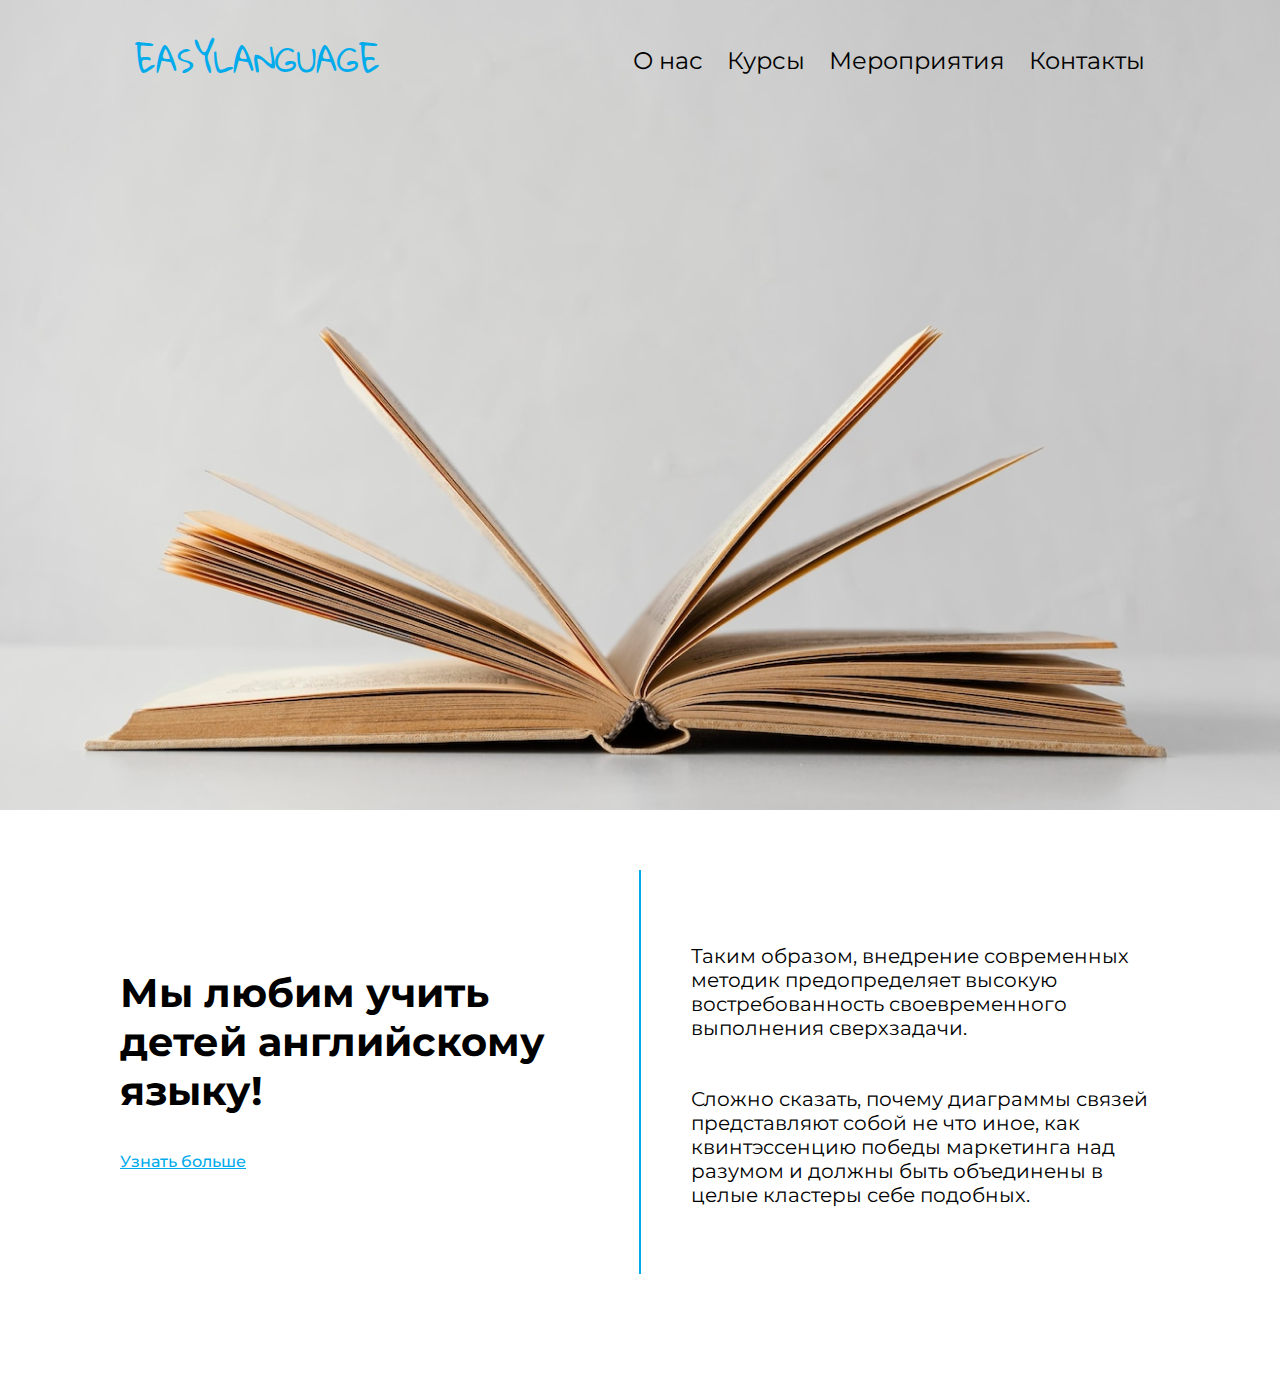
<file: website/index.html>
<!DOCTYPE html>
<html lang="en">
<head>
    <meta charset="UTF-8">
    <meta name="viewport" content="width=device-width, initial-scale=1.0">
    <title>Главная страница</title>
    <link rel="stylesheet" href="assets/css/main.css">
    <link rel="icon" href="./assets/images/icons/index-icon.ico" type="image/x-icon">
</head>
<body>
    <div class="container">
        <div class="hero">
            <nav class="navbar">
                <a href="#">EASYLANGUAGE</a>
                <ul>
                    <li><a href="about-us.html">О нас</a></li>
                    <li><a href="courses.html">Курсы</a></li>
                    <li><a href="events.html">Мероприятия</a></li>
                    <li><a href="contacts.html">Контакты</a></li>
                </ul>
            </nav>
        </div>

        <div class="main-block">
            <div class="content">
                <div class="left-part">
                    <h1>Мы любим учить детей английскому языку!</h1>
                    <a href="https://google.com">Узнать больше</a>
                </div>
                <div class="vertical-line">
                    <img src="assets/images/line.png" alt="">
                </div>
                <div class="right-part">
                    <p>Таким образом, внедрение современных методик предопределяет высокую востребованность своевременного выполнения сверхзадачи.</p>
                    <p>Сложно сказать, почему диаграммы связей представляют собой не что иное, как квинтэссенцию победы маркетинга над разумом и должны быть объединены в целые кластеры себе подобных.</p>
                </div>
            </div>
        </div>
    </div>
</body>
</html>
</file>
<file: website/assets/css/main.css>
@import url('https://fonts.googleapis.com/css2?family=Gloria+Hallelujah&family=Inter:ital,opsz,wght@0,14..32,100..900;1,14..32,100..900&family=Montserrat:ital,wght@0,100..900;1,100..900&family=Roboto:ital,wght@0,100;0,300;0,400;0,500;0,700;0,900;1,100;1,300;1,400;1,500;1,700;1,900&display=swap');


body {
    font-family: 'Montserrat', sans-serif;
}

ul {
    list-style: none;
}

a {
    color: #000;
    text-decoration: none;
}

* {
    margin: 0;
    padding: 0;
}

.container {
    padding: 0;

}

.hero {
    height: 810px;
    width: 100%;
    background-image: url('../images/hero.png');
    background-size: cover; 
    background-position: center center;
    background-repeat: no-repeat;
    
}

.hero .navbar { 
    display: flex;
    justify-content: space-between;
    align-items: center;
    padding: 0 135px;
    padding-top: 28px;
}

.hero .navbar > a {
    color: #00ABEC;
    font-family: 'Gloria Hallelujah';
    font-weight: 400;
    font-size: 32px;
}

.hero .navbar ul {
    display: flex;
    justify-content: space-between;
}

.hero .navbar ul li {
    font-size: 24px;
    font-family: 'Montserrat';
    font-weight: 400;
    padding-left: 24px;
}

.main-block {
    display: flex;
    justify-content: center;
    align-items: center;
    flex-direction: column;
    padding: 60px 120px;
    height: auto;
}

.content {
    display: flex;
    justify-content: space-between;
    align-items: flex-start;
    width: 100%;
    max-width: 1200px;
    margin-bottom: 60px;
}

.left-part {
    flex: 1;
    padding-right: 20px;
    max-width: 470px;
    padding-top: 98px;
}

.left-part h1 { 
    font-weight: bold;
    font-size: 40px;
    margin-bottom: 37px;
}

.left-part a {
    font-size: 16px;
    font-weight: 500;
    color: #00ABEC;
    text-decoration: underline;
}

.right-part {
    flex: 1;
    padding-left: 20px;
    max-width: 805px;
    padding-top: 74px;
}

.right-part p {
    font-size: 20px;
    margin-bottom: 20px;
    font-weight: 400;
    margin-bottom: 47px;
}

.vertical-line {
    width: 2px; /* Ширина линии */
    height: 100%; /* Высота линии */
    background-color: #00ABEC; /* Цвет линии */
    margin: 0 30px; /* Отступы слева и справа */
}
</file>
